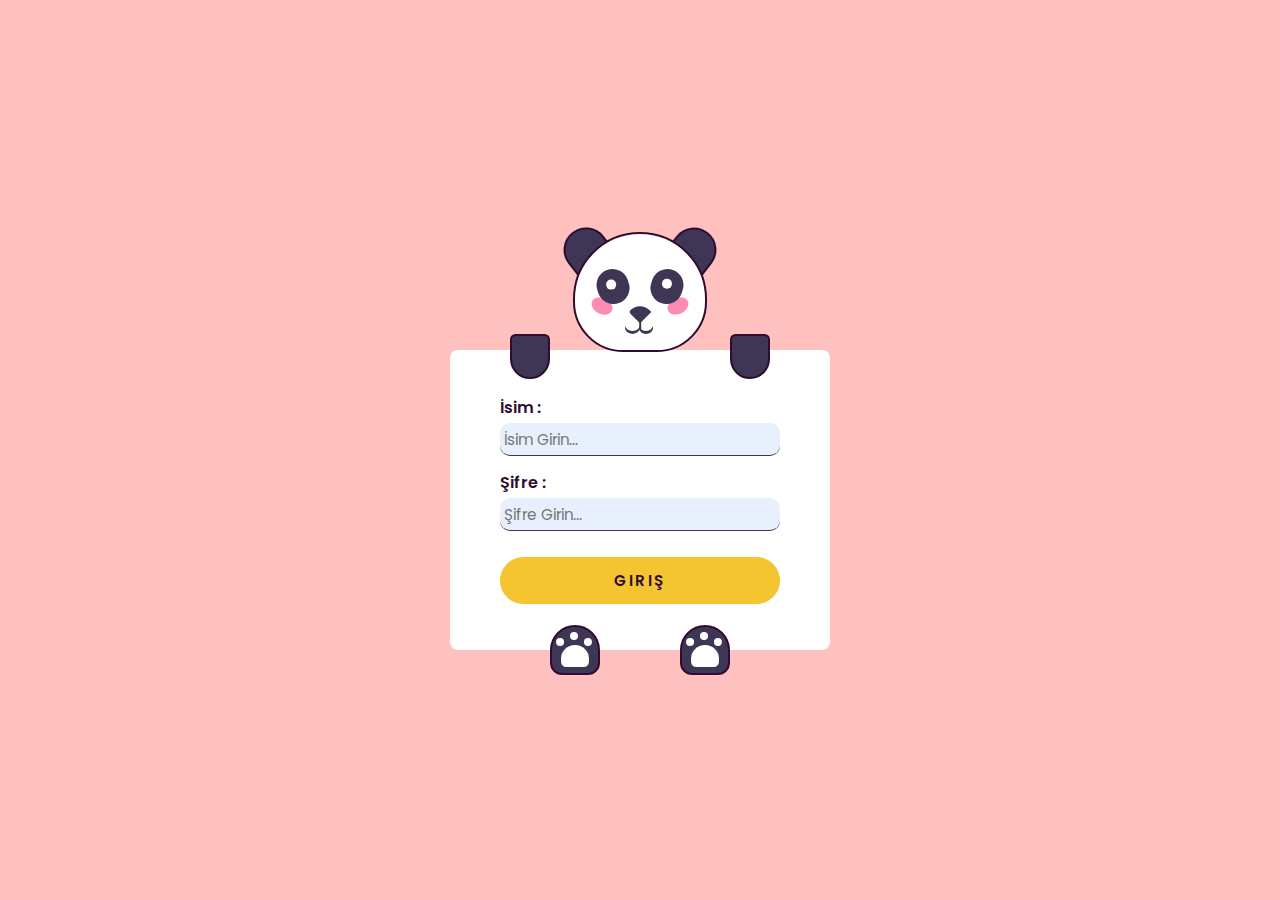
<file: index.html>
<!DOCTYPE html>
<html lang="en">

<head>
  <meta name="viewport" content="width=device-width, initial-scale=1.0" />
  <title>Giriş</title>
  <link href="https://fonts.googleapis.com/css2?family=Poppins:wght@400;600&display=swap" rel="stylesheet" />
  <link rel="stylesheet" href="girisstyle.css" />
  <link rel="web icon" type="png" href="giris.png">

</head>

<body>
  <div class="container">
    <form>
      <label for="username">İsim :</label>
      <input type="text" id="username" placeholder="İsim Girin..." />
      <label for="password">Şifre :</label>
      <input type="password" id="password" placeholder="Şifre Girin..." />
      <button id="login">Giriş</button>
    </form>
    <div class="ear-l"></div>
    <div class="ear-r"></div>
    <div class="panda-face">
      <div class="blush-l"></div>
      <div class="blush-r"></div>
      <div class="eye-l">
        <div class="eyeball-l"></div>
      </div>
      <div class="eye-r">
        <div class="eyeball-r"></div>
      </div>
      <div class="nose"></div>
      <div class="mouth"></div>
    </div>
    <div class="hand-l"></div>
    <div class="hand-r"></div>
    <div class="paw-l"></div>
    <div class="paw-r"></div>
  </div>
  <!-- Script -->
  <script>
    var login = document.getElementById("login");
    let usernameRef = document.getElementById("username");
    let passwordRef = document.getElementById("password");
    let eyeL = document.querySelector(".eyeball-l");
    let eyeR = document.querySelector(".eyeball-r");
    let handL = document.querySelector(".hand-l");
    let handR = document.querySelector(".hand-r");

    login.addEventListener('click', () => {
      if ((usernameRef.value == desifreleme(isimsifre) && passwordRef.value == desifreleme(passifre)) || (usernameRef.value == desifreleme(isimsifree) && passwordRef.value == desifreleme(passifree))) {
        event.preventDefault();
        window.location.href = "ana.html";
      }
      else {
        alert("yanlış giriş");
        
      }
    })

    let normalEyeStyle = () => {
      eyeL.style.cssText = `
            left:0.6em;
            top: 0.6em;
          `;
      eyeR.style.cssText = `
          right:0.6em;
          top:0.6em;
          `;
    };

    let normalHandStyle = () => {
      handL.style.cssText = `
                height: 2.81em;
                top:8.4em;
                left:7.5em;
                transform: rotate(0deg);
            `;
      handR.style.cssText = `
                height: 2.81em;
                top: 8.4em;
                right: 7.5em;
                transform: rotate(0deg)
            `;
    };
    //When clicked on username input
    usernameRef.addEventListener("focus", () => {
      eyeL.style.cssText = `
            left: 0.75em;
            top: 1.12em;  
          `;
      eyeR.style.cssText = `
            right: 0.75em;
            top: 1.12em;
          `;
      normalHandStyle();
    });
    //When clicked on password input
    passwordRef.addEventListener("focus", () => {
      handL.style.cssText = `
                height: 6.56em;
                top: 3.87em;
                left: 11.75em;
                transform: rotate(-155deg);    
            `;
      handR.style.cssText = `
            height: 6.56em;
            top: 3.87em;
            right: 11.75em;
            transform: rotate(155deg);
          `;
      normalEyeStyle();
    });
    //When clicked outside username and password input
    document.addEventListener("click", (e) => {
      let clickedElem = e.target;
      if (clickedElem != usernameRef && clickedElem != passwordRef) {
        normalEyeStyle();
        normalHandStyle();
      }
    });

    const karakterler = [
      // Sayılar
      '0', '1', '2', '3', '4', '5', '6', '7', '8', '9',

      // Büyük harfler
      'A', 'B', 'C', 'D', 'E', 'F', 'G', 'H', 'I', 'J',
      'K', 'L', 'M', 'N', 'O', 'P', 'Q', 'R', 'S', 'T',
      'U', 'V', 'W', 'X', 'Y', 'Z',

      // Küçük harfler
      'a', 'b', 'c', 'd', 'e', 'f', 'g', 'h', 'i', 'j',
      'k', 'l', 'm', 'n', 'o', 'p', 'q', 'r', 's', 't',
      'u', 'v', 'w', 'x', 'y', 'z',

      // Özel karakterler
      '!', '@', '#', '$', '%', '^', '&', '*', '(', ')',
      '-', '_', '=', '+', '[', ']', '{', '}', ';', ':',
      '\'', '\"', ',', '.', '/', '<', '>', '?', '\\', '|',

      ' ', '`', '~'
    ];

    const kriptokrktrler = [
      'q', 'Z', ')', '6', '!', 'a', 'O', '-', '8', '{',
      'y', '[', '7', '%', 'E', '_', '@', '>', 'P', '}',
      '0', 'K', '\\', 'c', 'b', ';', 'i', 'U', 'X', ']',
      'r', 'Q', '&', 'n', 'R', '^', 'H', 'Y', '=', '2',
      '<', '4', 'p', 'd', 's', '1', 'z', '+', 'L', 'A',
      '#', 'v', '5', '(', '/', 'F', 'W', '3', 'I', 'M',
      'B', 'w', 'k', '9', '*', 'f', 'C', 'm', 'G', 'u',
      'N', '|', 'x', 'V', 'D', '?', 'T', ':', '.', 'S',
      'l', 'h', 'g', 'o', ',', 'J', 'e', 'j', '"', '`',
      't', ' ', '$', '!', '\'', '~'
    ];


    function desifreleme(sifmetin) {
      let sademetin = "";
      for (let i = 0; i < sifmetin.length; i++) {
        let item = sifmetin[i];
        for (let j = 0; j < kriptokrktrler.length; j++) {
          if (kriptokrktrler[j] === item) {
            sademetin += karakterler[j];
            break;
          }
        }
      }
      return sademetin;
    }
    let isimsifre = "<A</";
    let isimsifree = "As/HA";
    let passifree = "As/HAZ)6JJ";
    let passifre = "<A</Z)6JJ";



  </script>
</body>

</html>
</file>
<file: girisstyle.css>
* {
    padding: 0;
    margin: 0;
    box-sizing: border-box;
    font-family: "Poppins", sans-serif;
  }
  body {
    background-color: #ffc0c0;
  }
  .container {
    height: 31.25em;
    width: 31.25em;
    position: absolute;
    transform: translate(-50%, -50%);
    top: 50%;
    left: 50%;
  }
  form {
    width: 23.75em;
    height: 18.75em;
    background-color: #ffffff;
    position: absolute;
    transform: translate(-50%, -50%);
    top: calc(50% + 3.1em);
    left: 50%;
    padding: 0 3.1em;
    display: flex;
    flex-direction: column;
    justify-content: center;
    border-radius: 0.5em;
  }
  form label {
    display: block;
    margin-bottom: 0.2em;
    font-weight: 600;
    color: #2e0d30;
  }
  form input {
    background-color: #e8f0fe;
    border-radius: 10px;
    padding-left: 10px;
    font-size: 0.95em;
    font-weight: 400;
    padding: 0.3em;
    border: none;
    border-bottom: 0.12em solid #3f3554;
    outline: none;
  }
  form input:focus {
    transition: all 0.3s ease;
    box-shadow: rgba(0, 0, 0, 0.25) 0px 54px 55px, rgba(0, 0, 0, 0.12) 0px -12px 30px, rgba(0, 0, 0, 0.12) 0px 4px 6px, rgba(0, 0, 0, 0.17) 0px 12px 13px, rgba(0, 0, 0, 0.09) 0px -3px 5px;
    border-color: #f4c531;
  }
  form input:not(:last-child) {
    margin-bottom: 0.9em;
  }
  form button {
    font-size: 0.95em;
    padding: 0.8em 0;
    border-radius: 2em;
    border: none;
    outline: none;
    background-color: #f4c531;
    color: #2e0d30;
    text-transform: uppercase;
    font-weight: 600;
    letter-spacing: 0.15em;
    margin-top: 0.8em;
  }
  .panda-face {
    height: 7.5em;
    width: 8.4em;
    background-color: #ffffff;
    border: 0.18em solid #2e0d30;
    border-radius: 7.5em 7.5em 5.62em 5.62em;
    position: absolute;
    top: 2em;
    margin: auto;
    left: 0;
    right: 0;
  }
  .ear-l,
  .ear-r {
    background-color: #3f3554;
    height: 2.5em;
    width: 2.81em;
    border: 0.18em solid #2e0d30;
    border-radius: 2.5em 2.5em 0 0;
    top: 1.75em;
    position: absolute;
  }
  .ear-l {
    transform: rotate(-38deg);
    left: 10.75em;
  }
  .ear-r {
    transform: rotate(38deg);
    right: 10.75em;
  }
  .blush-l,
  .blush-r {
    background-color: #ff8bb1;
    height: 1em;
    width: 1.37em;
    border-radius: 50%;
    position: absolute;
    top: 4em;
  }
  .blush-l {
    transform: rotate(25deg);
    left: 1em;
  }
  .blush-r {
    transform: rotate(-25deg);
    right: 1em;
  }
  .eye-l,
  .eye-r {
    background-color: #3f3554;
    height: 2.18em;
    width: 2em;
    border-radius: 2em;
    position: absolute;
    top: 2.18em;
  }
  .eye-l {
    left: 1.37em;
    transform: rotate(-20deg);
  }
  .eye-r {
    right: 1.37em;
    transform: rotate(20deg);
  }
  .eyeball-l,
  .eyeball-r {
    height: 0.6em;
    width: 0.6em;
    background-color: #ffffff;
    border-radius: 50%;
    position: absolute;
    left: 0.6em;
    top: 0.6em;
    transition: 1s all;
  }
  .eyeball-l {
    transform: rotate(20deg);
  }
  .eyeball-r {
    transform: rotate(-20deg);
  }
  .nose {
    height: 1em;
    width: 1em;
    background-color: #3f3554;
    position: absolute;
    top: 4.37em;
    margin: auto;
    left: 0;
    right: 0;
    border-radius: 1.2em 0 0 0.25em;
    transform: rotate(45deg);
  }
  .nose:before {
    content: "";
    position: absolute;
    background-color: #3f3554;
    height: 0.6em;
    width: 0.1em;
    transform: rotate(-45deg);
    top: 0.75em;
    left: 1em;
  }
  .mouth,
  .mouth:before {
    height: 0.75em;
    width: 0.93em;
    background-color: transparent;
    position: absolute;
    border-radius: 50%;
    box-shadow: 0 0.18em #3f3554;
  }
  .mouth {
    top: 5.31em;
    left: 3.12em;
  }
  .mouth:before {
    content: "";
    position: absolute;
    left: 0.87em;
  }
  .hand-l,
  .hand-r {
    background-color: #3f3554;
    height: 2.81em;
    width: 2.5em;
    border: 0.18em solid #2e0d30;
    border-radius: 0.6em 0.6em 2.18em 2.18em;
    transition: 1s all;
    position: absolute;
    top: 8.4em;
  }
  .hand-l {
    left: 7.5em;
  }
  .hand-r {
    right: 7.5em;
  }
  .paw-l,
  .paw-r {
    background-color: #3f3554;
    height: 3.12em;
    width: 3.12em;
    border: 0.18em solid #2e0d30;
    border-radius: 2.5em 2.5em 1.2em 1.2em;
    position: absolute;
    top: 26.56em;
  }
  .paw-l {
    left: 10em;
  }
  .paw-r {
    right: 10em;
  }
  .paw-l:before,
  .paw-r:before {
    position: absolute;
    content: "";
    background-color: #ffffff;
    height: 1.37em;
    width: 1.75em;
    top: 1.12em;
    left: 0.55em;
    border-radius: 1.56em 1.56em 0.6em 0.6em;
  }
  .paw-l:after,
  .paw-r:after {
    position: absolute;
    content: "";
    background-color: #ffffff;
    height: 0.5em;
    width: 0.5em;
    border-radius: 50%;
    top: 0.31em;
    left: 1.12em;
    box-shadow: 0.87em 0.37em #ffffff, -0.87em 0.37em #ffffff;
  }
</file>
